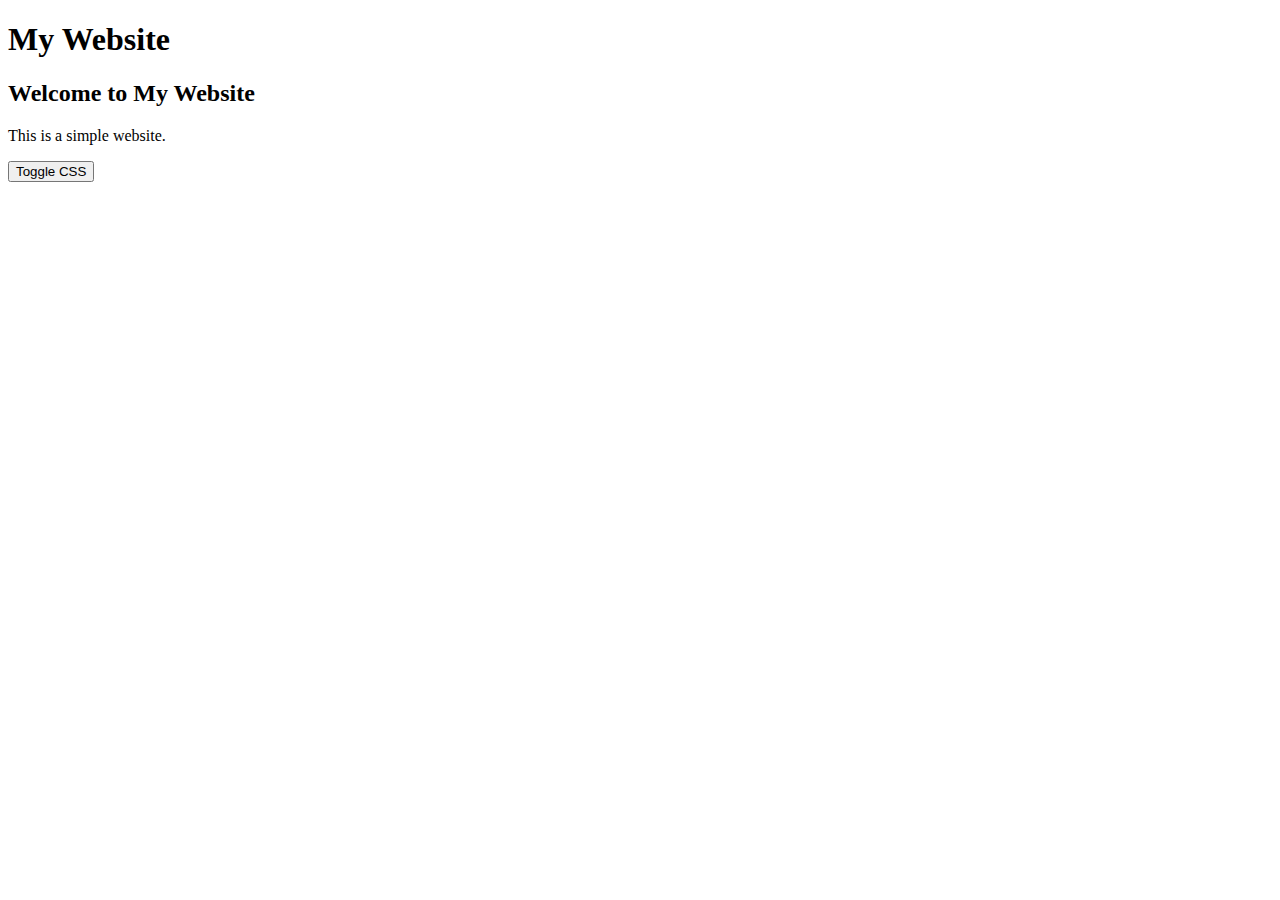
<file: CSS/Toggle CSS/index.html>
<!DOCTYPE html>
<html>

<head id="head">
  <title>Example HTML Website</title>
</head>

<body>
  <header>
    <h1>My Website</h1>
  </header>
  <main>
    <h2>Welcome to My Website</h2>
    <p>This is a simple website.</p>
    <button onclick="addCSS()" id="button">Toggle CSS</button>

  </main>

  <script>
    let counter = 0
    function addCSS() {
      counter++
      if (counter % 2 !== 0) {
        document.getElementById("head").innerHTML = '  <title>Magic</title> \n<link rel="stylesheet" href="./styles.css" />'
      } else {

        document.getElementById("head").innerHTML = '  <title>Example HTML Website</title> '

      }
    }
  </script>
</body>

</html>
</file>
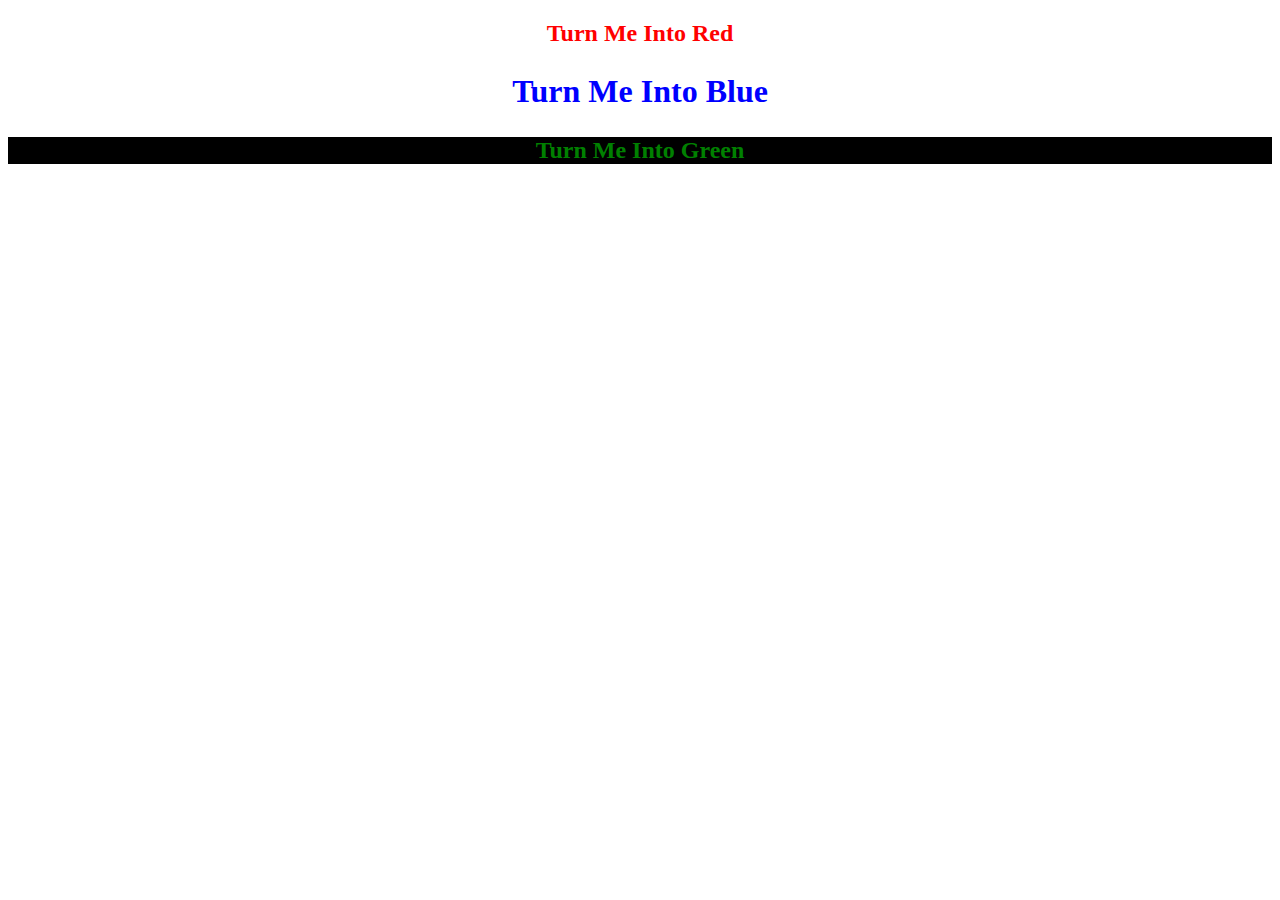
<file: CSS/Basic CSS/solution.html>
<!DOCTYPE html>
<html lang="en">
<head>
    <meta charset="UTF-8">
    <meta name="viewport" content="width=device-width, initial-scale=1.0">
    <!-- adding CSS to the HTML files -->
    <link rel="stylesheet" href="./solution.css"> 
    <title>Document</title>
</head>
<body>
    <h2>Turn Me Into Red</h2>
    <h2 class="head">Turn Me Into Blue</h2>
    <h2 id="head">Turn Me Into Green</h2>
</body>
</html>
</file>
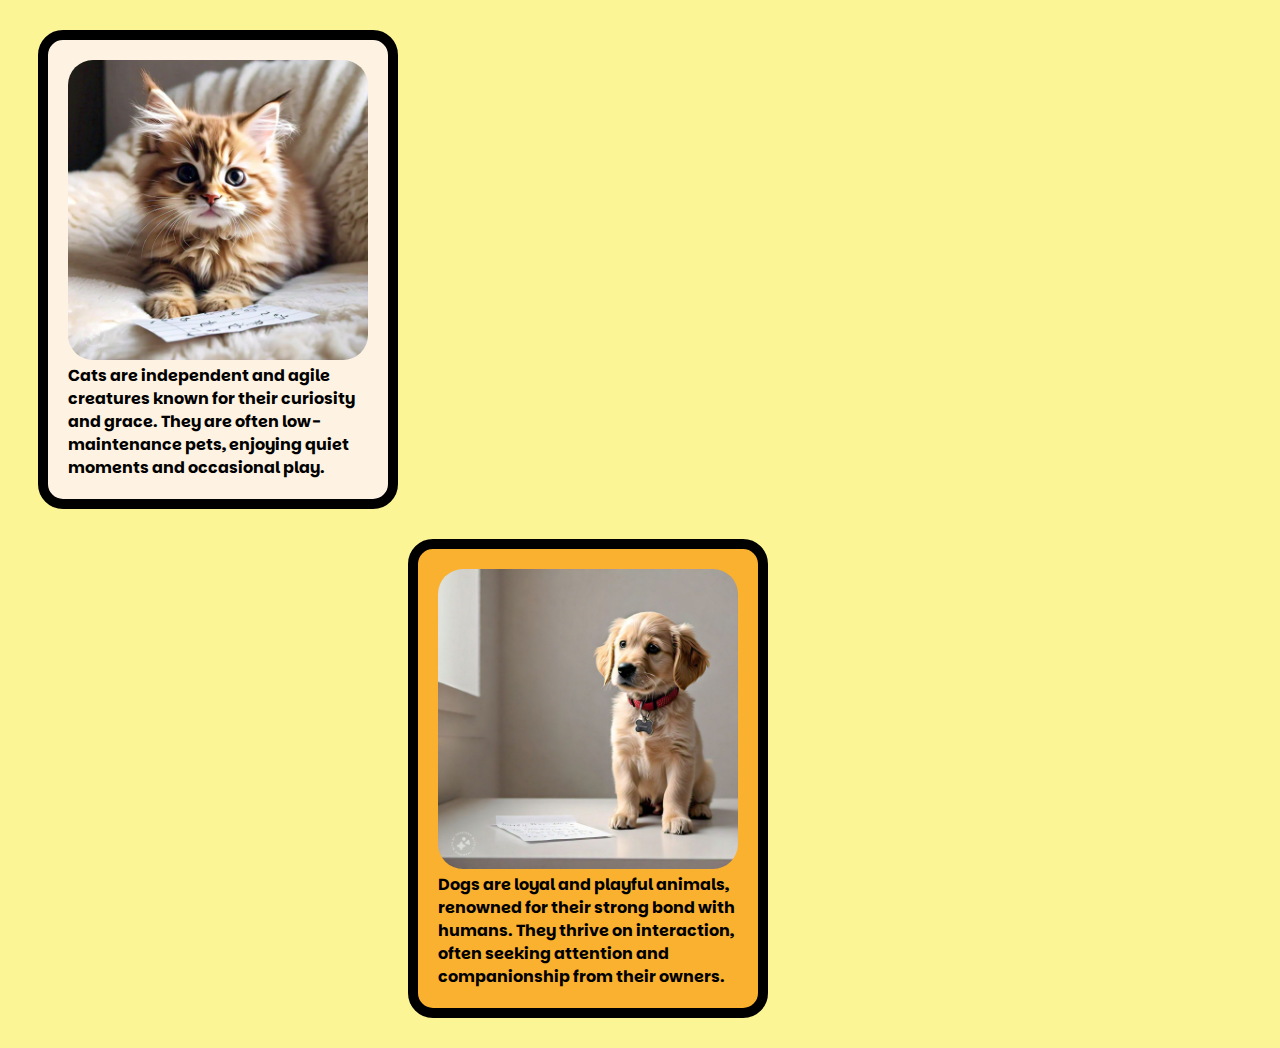
<file: CSS/CSS Box/solution.html>
<!DOCTYPE html>
<html lang="en">
<head>
    <meta charset="UTF-8">
    <meta name="viewport" content="width=device-width, initial-scale=1.0">
    <title>Document</title>
    <link rel="stylesheet" href="style.css">
    <link rel="preconnect" href="https://fonts.googleapis.com">
    <link rel="preconnect" href="https://fonts.gstatic.com" crossorigin>
    <link href="https://fonts.googleapis.com/css2?family=Parkinsans:wght@300..800&family=Poppins:ital,wght@0,100;0,200;0,300;0,400;0,500;0,600;0,700;0,800;0,900;1,100;1,200;1,300;1,400;1,500;1,600;1,700;1,800;1,900&display=swap" rel="stylesheet">
</head>
<body>
    <div id="first">
        <img src="cat.jpg"  alt="">
        <p>Cats are independent and agile creatures known for their curiosity and grace. They are often low-maintenance pets, enjoying quiet moments and occasional play.</p>
    </div>
    <div id="second">
        <img src="dog.jpg"  alt="">
        <p>Dogs are loyal and playful animals, renowned for their strong bond with humans. They thrive on interaction, often seeking attention and companionship from their owners. </p>    
</div>
</body>
</html>
</file>
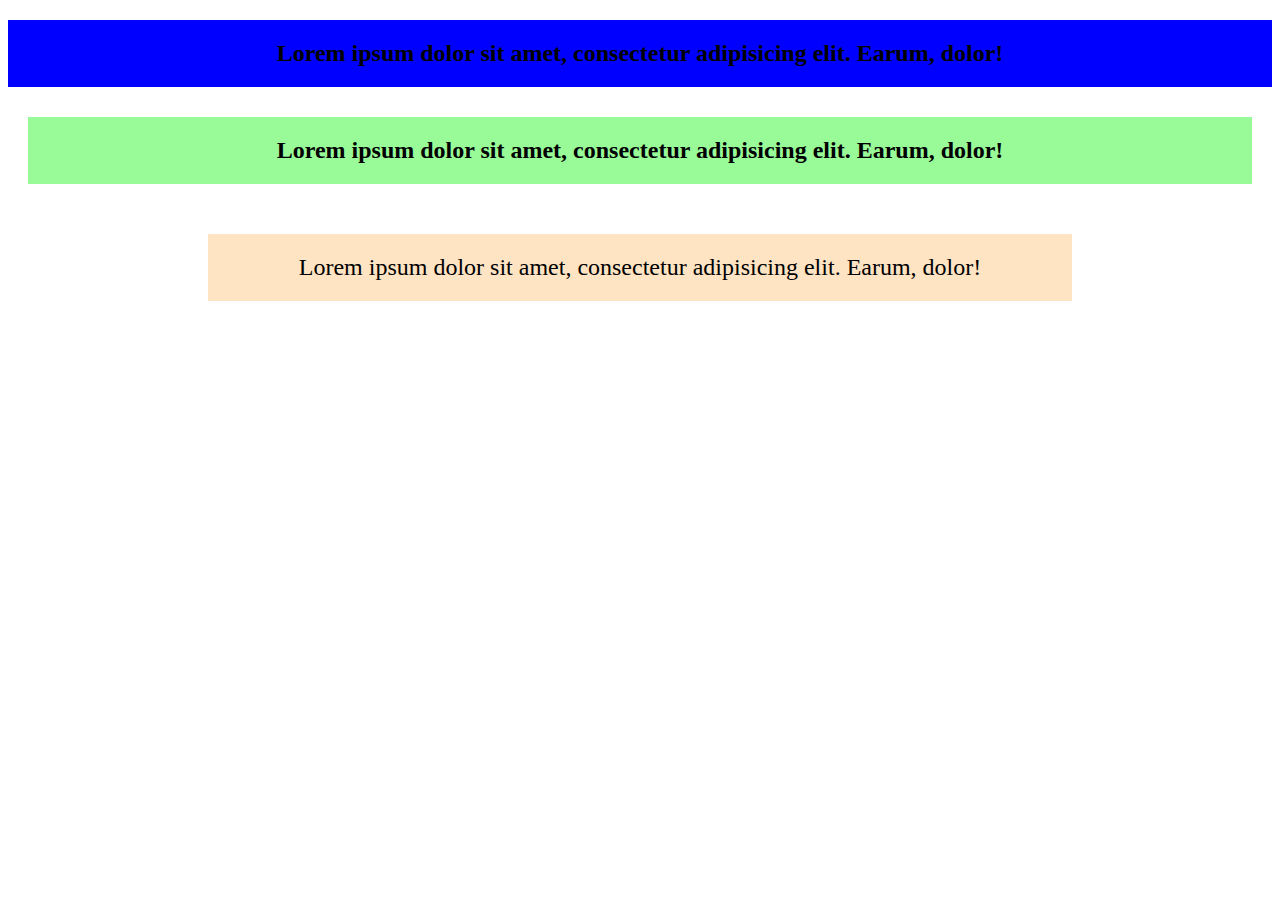
<file: CSS/Inline CSS/solution.html>
<!DOCTYPE html>
<html lang="en">
<head>
    <meta charset="UTF-8">
    <meta name="viewport" content="width=device-width, initial-scale=1.0">
    <title>Document</title>
</head>
<body>
    <h2 style="background-color: blue; font-weight: bolder; text-align: center; padding: 20px;">Lorem ipsum dolor sit amet, consectetur adipisicing elit. Earum, dolor!</h2>
    <h2 style="background-color: palegreen;padding: 20px;text-align: center;margin: 30px 20px 30px 20px;">Lorem ipsum dolor sit amet, consectetur adipisicing elit. Earum, dolor!</h2>
    <h2 style="background-color: bisque; text-align:center;margin: 50px 200px 200px; padding: 20px; font-weight: 300;">Lorem ipsum dolor sit amet, consectetur adipisicing elit. Earum, dolor!</h2>
</body>
</html>
</file>
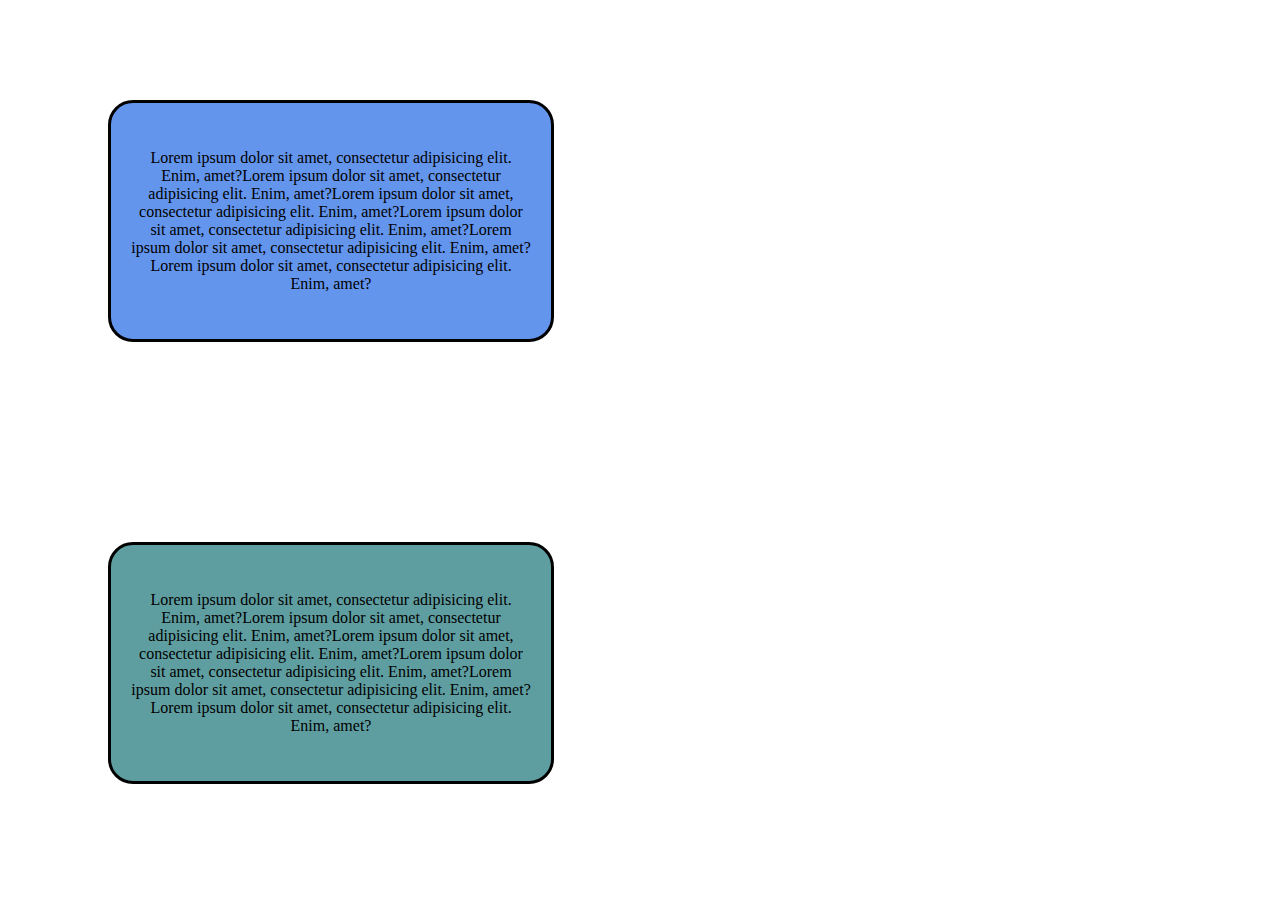
<file: CSS/Margin & Padding/solution.html>
<!DOCTYPE html>
<html lang="en">
<head>
    <meta charset="UTF-8">
    <meta name="viewport" content="width=device-width, initial-scale=1.0">
    <title>Margin & Padding</title>
    <link rel="stylesheet" href="./solution.css">
</head>
<body>
    <div>
        <p>Lorem ipsum dolor sit amet, consectetur adipisicing elit. Enim, amet?Lorem ipsum dolor sit amet, consectetur adipisicing elit. Enim, amet?Lorem ipsum dolor sit amet, consectetur adipisicing elit. Enim, amet?Lorem ipsum dolor sit amet, consectetur adipisicing elit. Enim, amet?Lorem ipsum dolor sit amet, consectetur adipisicing elit. Enim, amet?Lorem ipsum dolor sit amet, consectetur adipisicing elit. Enim, amet?</p>
    </div>
    <div class="second">
        <p>Lorem ipsum dolor sit amet, consectetur adipisicing elit. Enim, amet?Lorem ipsum dolor sit amet, consectetur adipisicing elit. Enim, amet?Lorem ipsum dolor sit amet, consectetur adipisicing elit. Enim, amet?Lorem ipsum dolor sit amet, consectetur adipisicing elit. Enim, amet?Lorem ipsum dolor sit amet, consectetur adipisicing elit. Enim, amet?Lorem ipsum dolor sit amet, consectetur adipisicing elit. Enim, amet?</p>
    </div>
</body>
</html>
</file>
<file: CSS/Toggle CSS/styles.css>
body {
    font-family: Arial, sans-serif;
    background-color: #f2f2f2;
  }
  
  header {
    background-color: #aa80f3;
    color: #fff;
    padding: 20px;
    text-align: center;
  }
  
  header h1 {
    margin: 0;
  }
  
  nav {
    background-color: #aa80f3;
    color: #fff;
    padding: 20px;
    text-align: center;
  }
  
  nav ul {
    list-style: none;
    margin: 0;
    padding: 0;
    display: inline-block;
  }
  
  nav li {
    display: inline-block;
    margin-right: 20px;
  }
  
  nav a {
    color: #fff;
    text-decoration: none;
  }
  
  main {
    padding: 20px;
    text-align: center;
  }
  
  footer {
    background-color: #aa80f3;
    color: #fff;
    padding: 20px;
    text-align: center;
  }
  
  button {
    background-color: #aa80f3; 
    border: none;
    border-radius: 10px;
    color: white;
    padding: 15px 32px;
    text-align: center;
    text-decoration: none;
    display: inline-block;
    font-size: 16px;
  }
</file>
<file: CSS/Basic CSS/solution.css>
h2{
    color: red;
    text-align: center;
    
}
.head{
    color: blue;
    font-size: xx-large;
    
}
#head{
    color: green;
    background-color: black;
    
}
</file>
<file: CSS/CSS Box/style.css>
html{
    background-color: #FCF596;
}

div {
    
    width: 300px;
    margin: 30px 30px 30px 30px ;
    border: solid 10px;
    border-radius: 25px;
}
img{
    height: 300px;
    width: 300px;
    border-radius: 25px;
}
p {
    margin: 0;
    font-family: Parkinsans;
    font-weight: bold;
  }
#first{
    
    
    padding: 20px;
    background-color: #FEF3E2;
}
#second{
    padding: 20px;
    margin-left: 400px;
    background-color: #FAB12F;
}
</file>
<file: CSS/Margin & Padding/solution.css>
div{
    border: solid ;
    width: 400px;
    background-color: cornflowerblue;
    border-radius: 25px;
    margin-top: 100px;
    margin-left: 100px;
    margin-bottom: 0px;
    /* margin-left: auto;
    margin-right: auto;
    margin-top: 25%; */
    padding-top: 30px;
    padding-bottom: 30px;
    padding-left: 20px;
    padding-right: 20px;
}
p{
    text-align: center;
}
.second{
    margin-top: 200px;
    background-color: cadetblue;
}
</file>
